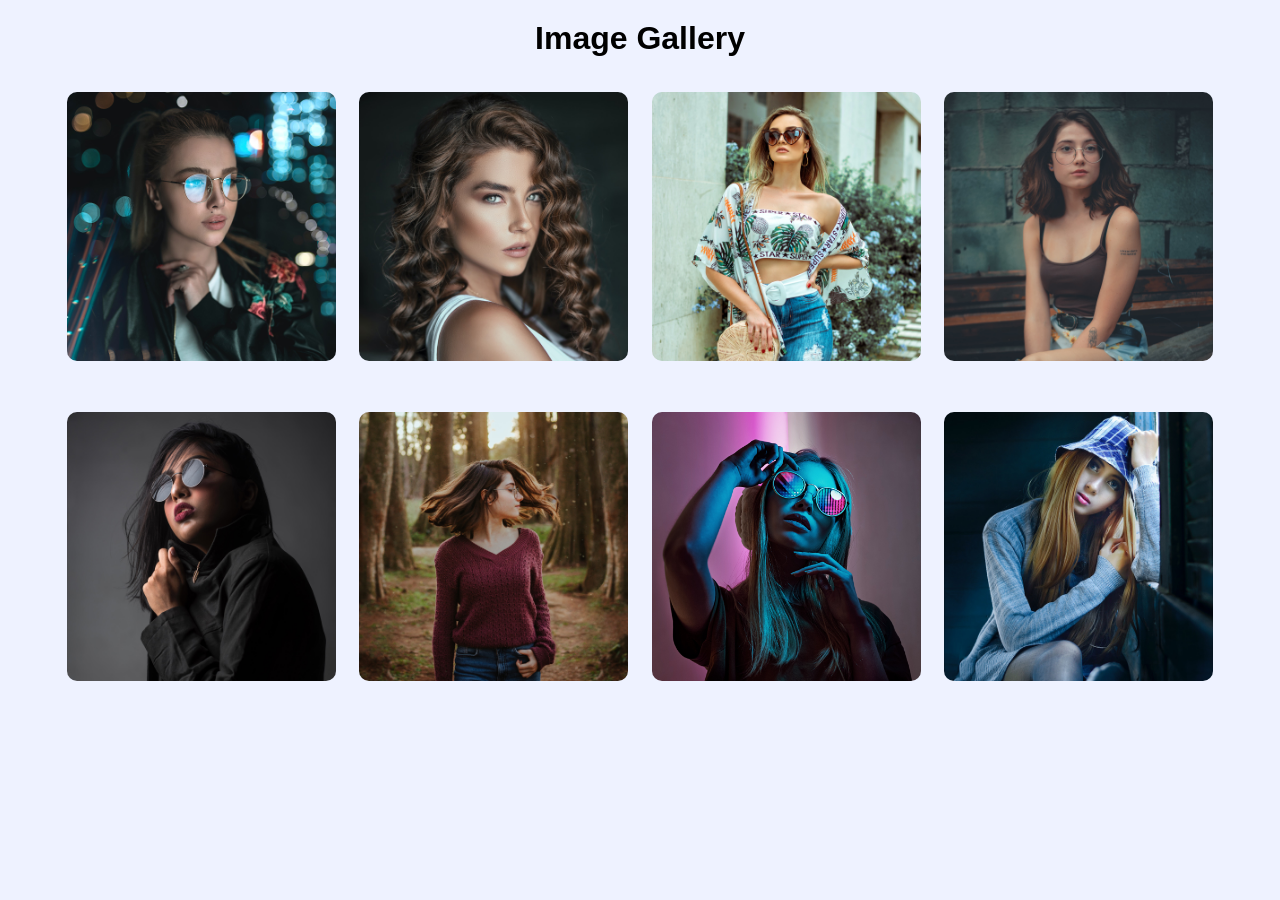
<file: img gallary/index.html>
<!DOCTYPE html>
<html lang="en">
<head>
    <meta charset="UTF-8">
    <meta name="viewport" content="width=device-width, initial-scale=1.0">
    <link rel="stylesheet" href="style.css">
   
    <title>Document</title>
</head>
<body>
<h1>Image Gallery</h1>
    <div class="galleryoverlay"></div>
    <div class="imgbox">
        <span>&times;</span>
        <button id="prev"><img src="img/prev.png"></button>
        <img class="mainimg" src="img/1.jpg">
        <button id="next"><img src="img/next.png"></button>
    </div>





    <div class="container" id="gallery">
        <div class="galleryItems">
            <img src="img/1.jpg">
        </div>
        <div class="galleryItems">
            <img src="img/2.jpg">
        </div>
        <div class="galleryItems">
            <img src="img/3.jpg">
        </div>
        <div class="galleryItems">
            <img src="img/4.jpg">
        </div>
        <div class="galleryItems">
            <img src="img/5.jpg">
        </div>
        <div class="galleryItems">
            <img src="img/6.jpg">
        </div>
        <div class="galleryItems">
            <img src="img/7.jpg">
        </div>
        <div class="galleryItems">
            <img src="img/8.jpg">
        </div>
    </div>
    <script src="index.js"></script>
</body>
</html>
</file>
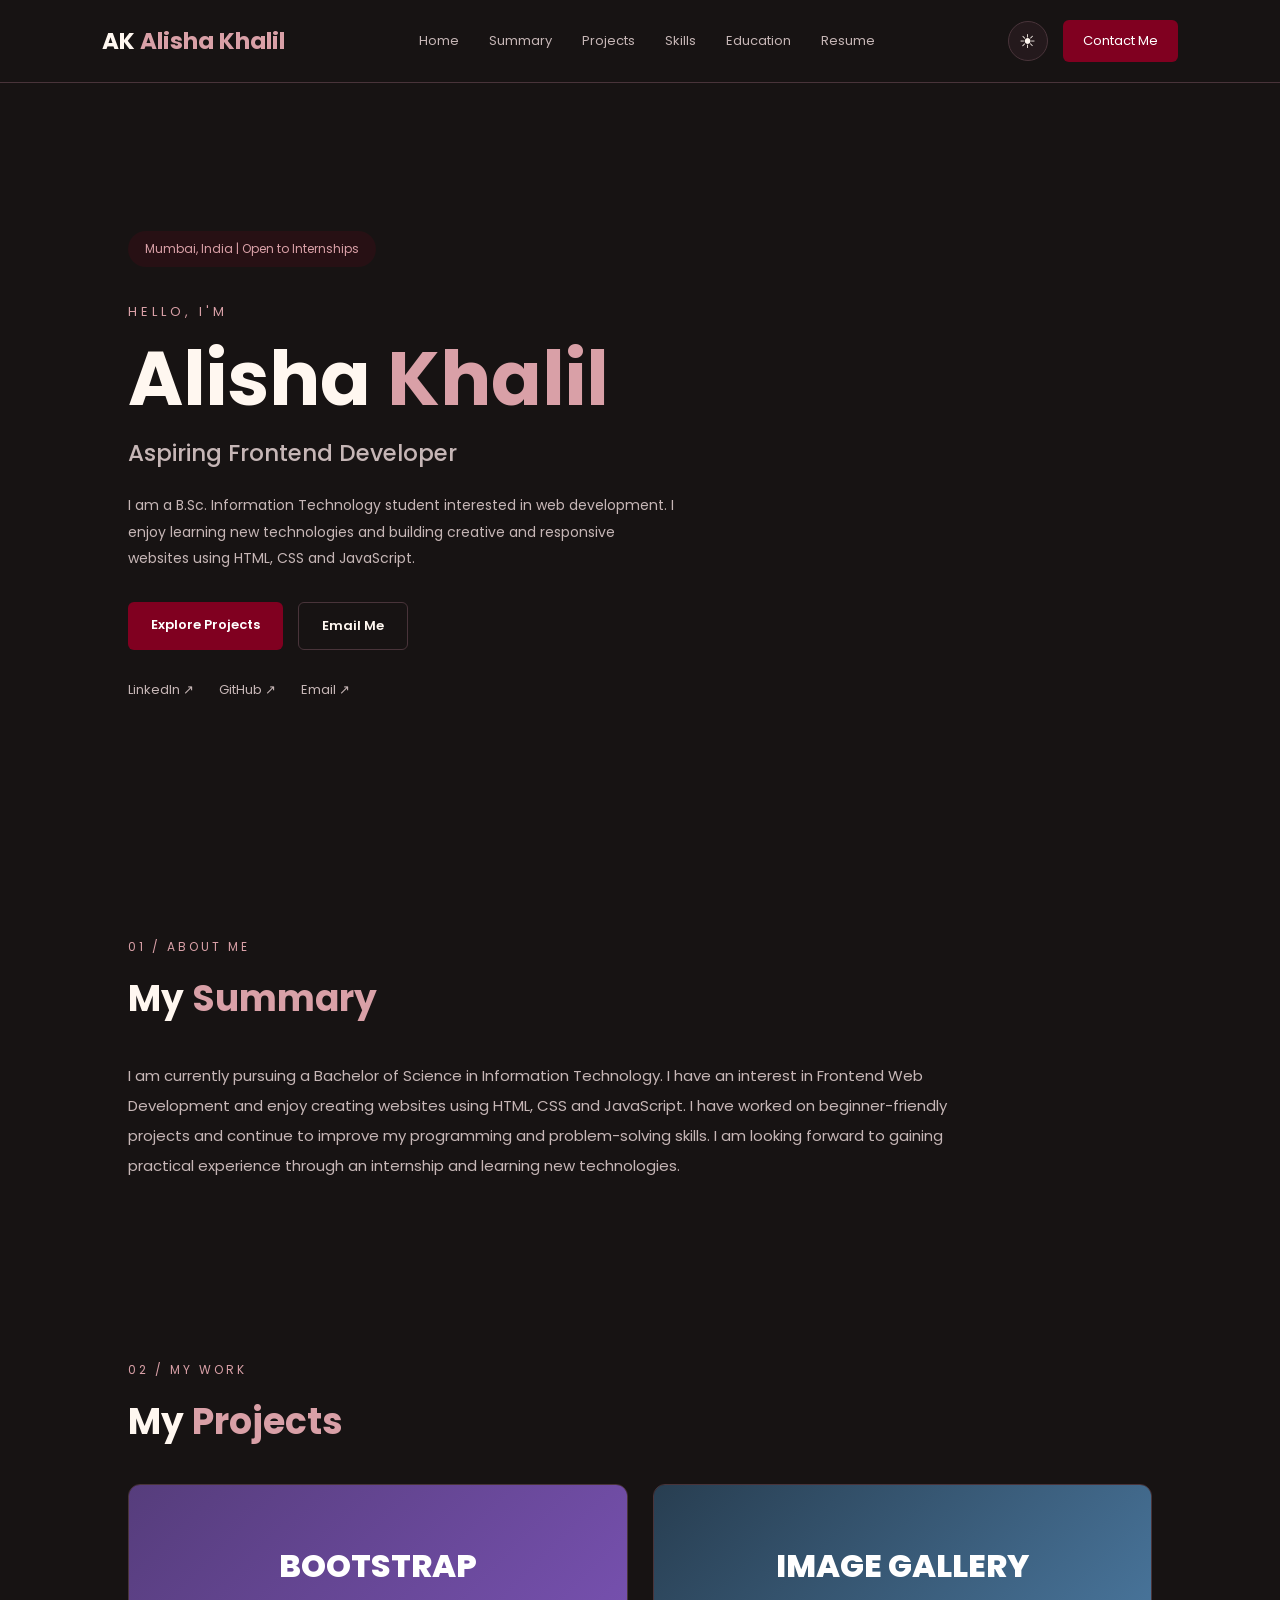
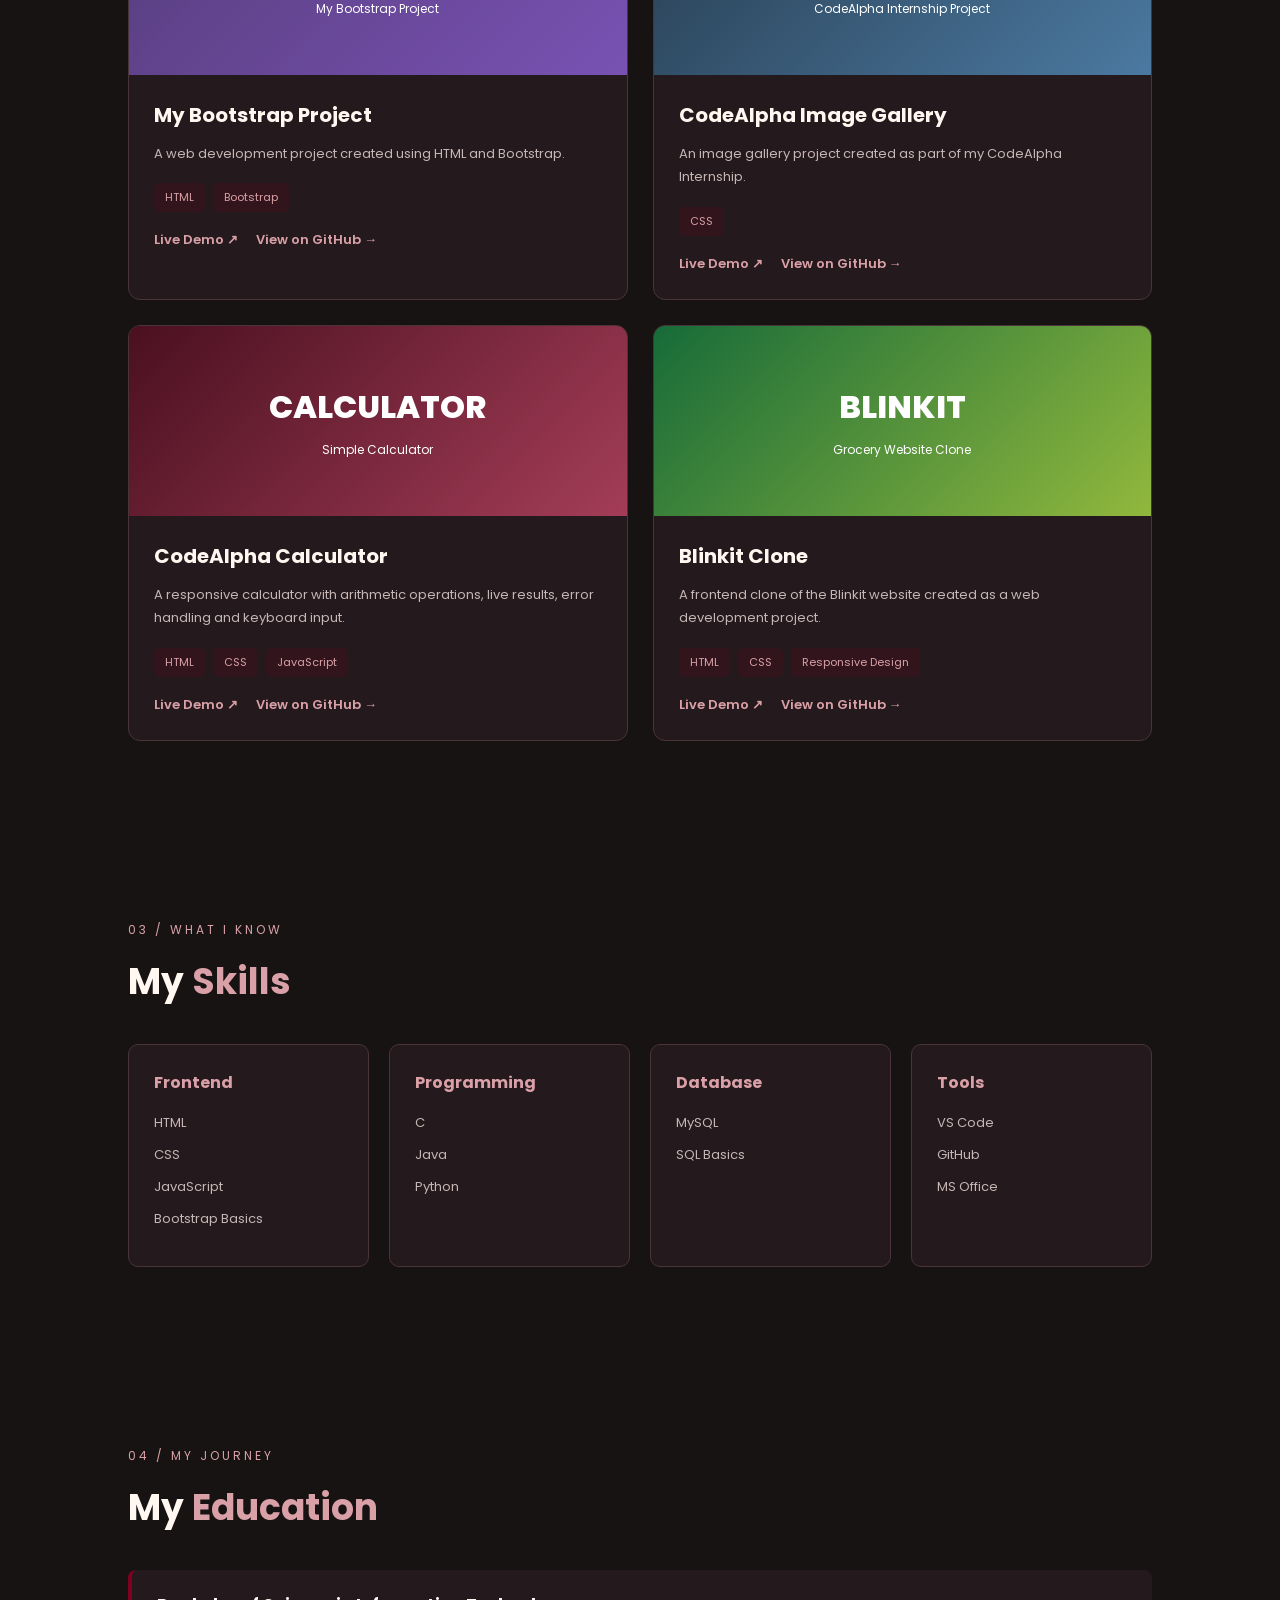
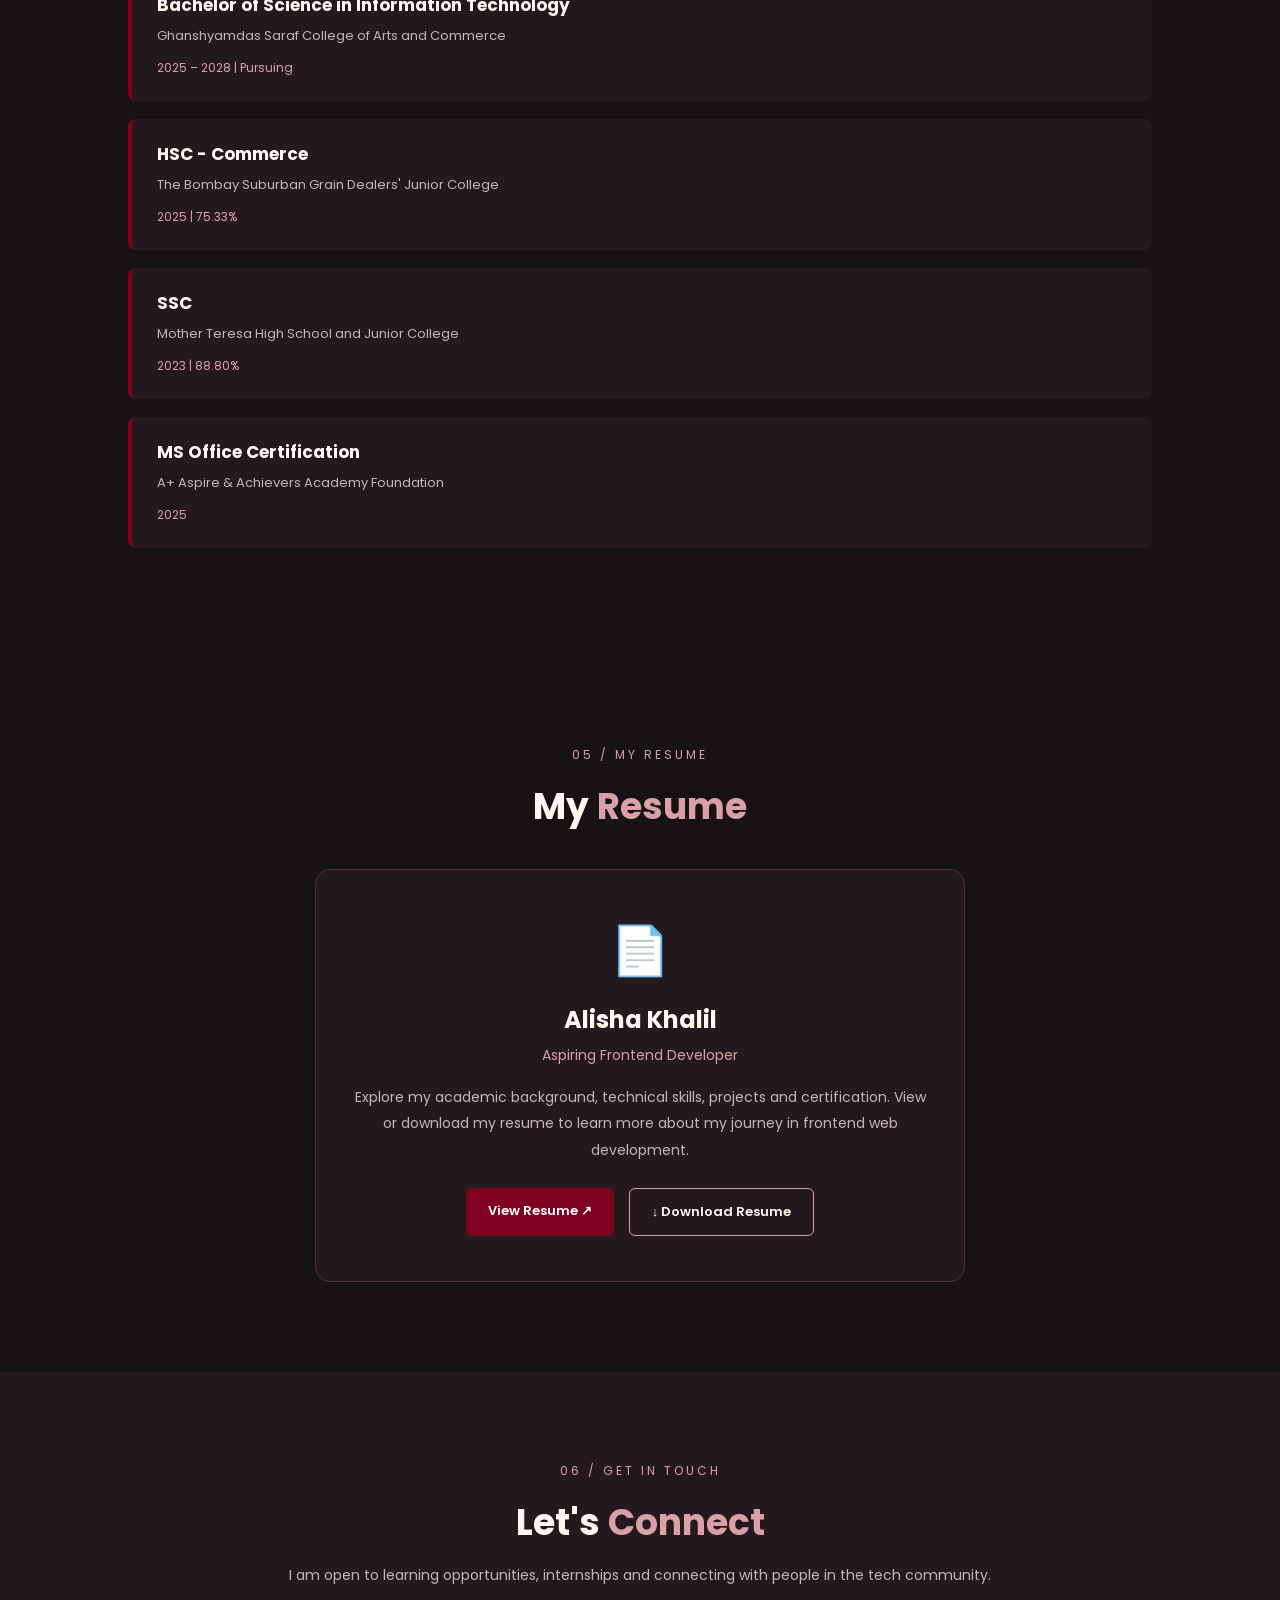
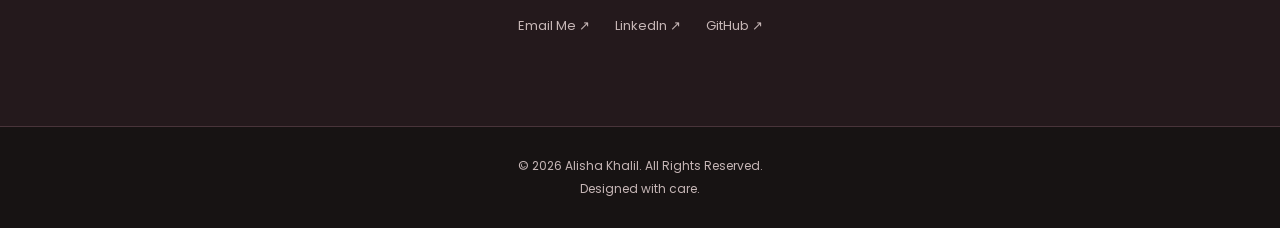
<file: portfolio/index.html>
<!DOCTYPE html>
<html lang="en">
<head>
    <meta charset="UTF-8">
    <meta name="viewport" content="width=device-width, initial-scale=1.0">
    <title>Alisha Khalil | Portfolio</title>

    <link rel="stylesheet" href="style.css">

    <link rel="preconnect" href="https://fonts.googleapis.com">
    <link rel="preconnect" href="https://fonts.gstatic.com" crossorigin>
    <link href="https://fonts.googleapis.com/css2?family=Poppins:wght@300;400;500;600;700;800&display=swap" rel="stylesheet">
</head>

<body>

    <!-- HEADER -->
    <header>
        <a href="#home" class="logo">AK <span>Alisha Khalil</span></a>

        <button class="menu" id="menu" aria-label="Open menu" aria-expanded="false">☰</button>

        <nav id="nav">
            <a href="#home">Home</a>
            <a href="#about">Summary</a>
            <a href="#projects">Projects</a>
            <a href="#skills">Skills</a>
            <a href="#education">Education</a>
            <a href="#resume">Resume</a>
        </nav>

        <div class="header-buttons">
            <button class="theme-toggle" id="themeToggle" aria-label="Switch to light mode">☀</button>
            <a href="#contact" class="contact-btn">Contact Me</a>
        </div>
    </header>

    <!-- HERO -->
    <section class="hero" id="home">
        <div class="hero-content">

            <span class="status">Mumbai, India | Open to Internships</span>
            <p class="small-heading">HELLO, I'M</p>

            <h1>Alisha <span>Khalil</span></h1>
            <h2>Aspiring Frontend Developer</h2>

            <p class="description">
                I am a B.Sc. Information Technology student interested in
                web development. I enjoy learning new technologies and
                building creative and responsive websites using HTML,
                CSS and JavaScript.
            </p>

            <div class="buttons">
                <a href="#projects" class="black-btn">Explore Projects</a>
                <a href="mailto:sayyedalisha244@gmail.com" class="white-btn">Email Me</a>
            </div>

            <div class="social">
                <a href="https://www.linkedin.com/in/sayyedalisha" target="_blank" rel="noopener noreferrer">LinkedIn ↗</a>
                <a href="https://github.com/Alisha-khalil" target="_blank" rel="noopener noreferrer">GitHub ↗</a>
                <a href="mailto:sayyedalisha244@gmail.com">Email ↗</a>
            </div>

        </div>
    </section>

    <!-- SUMMARY -->
    <section class="section" id="about">
        <p class="number">01 / ABOUT ME</p>
        <h2>My <span>Summary</span></h2>

        <p class="about-text">
            I am currently pursuing a Bachelor of Science in Information
            Technology. I have an interest in Frontend Web Development
            and enjoy creating websites using HTML, CSS and JavaScript.
            I have worked on beginner-friendly projects and continue to
            improve my programming and problem-solving skills.
            I am looking forward to gaining practical experience through
            an internship and learning new technologies.
        </p>
    </section>

    <!-- PROJECTS -->
    <section class="section" id="projects">
        <p class="number">02 / MY WORK</p>
        <h2>My <span>Projects</span></h2>

        <div class="project-container">

            <!-- BOOTSTRAP PROJECT -->
            <div class="project-card">
                <div class="project-image bootstrap">
                    <span>BOOTSTRAP</span>
                    <p>My Bootstrap Project</p>
                </div>

                <div class="project-info">
                    <h3>My Bootstrap Project</h3>
                    <p>A web development project created using HTML and Bootstrap.</p>

                    <div class="tags">
                        <span>HTML</span>
                        <span>Bootstrap</span>
                    </div>

                    <div class="project-buttons">
                        <a class="github-link"
                           href="https://alisha-khalil.github.io/my-bootstrap-project/"
                           target="_blank" rel="noopener noreferrer">
                            Live Demo ↗
                        </a>

                        <a class="github-link"
                           href="https://github.com/Alisha-khalil/my-bootstrap-project"
                           target="_blank" rel="noopener noreferrer">
                            View on GitHub →
                        </a>
                    </div>
                </div>
            </div>

            <!-- IMAGE GALLERY -->
            <div class="project-card">
                <div class="project-image gallery">
                    <span>IMAGE GALLERY</span>
                    <p>CodeAlpha Internship Project</p>
                </div>

                <div class="project-info">
                    <h3>CodeAlpha Image Gallery</h3>
                    <p>An image gallery project created as part of my CodeAlpha Internship.</p>

                    <div class="tags">
                        <span>CSS</span>
                    </div>

                    <div class="project-buttons">
                        <a class="github-link"
                           href="https://alisha-khalil.github.io/CodeAlpha_ImageGallery/"
                           target="_blank" rel="noopener noreferrer">
                            Live Demo ↗
                        </a>

                        <a class="github-link"
                           href="https://github.com/Alisha-khalil/CodeAlpha_ImageGallery"
                           target="_blank" rel="noopener noreferrer">
                            View on GitHub →
                        </a>
                    </div>
                </div>
            </div>

            <!-- CALCULATOR -->
            <div class="project-card">
                <div class="project-image calculator">
                    <span>CALCULATOR</span>
                    <p>Simple Calculator</p>
                </div>

                <div class="project-info">
                    <h3>CodeAlpha Calculator</h3>
                    <p>
                        A responsive calculator with arithmetic
                        operations, live results, error handling
                        and keyboard input.
                    </p>

                    <div class="tags">
                        <span>HTML</span>
                        <span>CSS</span>
                        <span>JavaScript</span>
                    </div>

                    <div class="project-buttons">
                        <a class="github-link"
                           href="https://alisha-khalil.github.io/codeAlpha_Calculator/"
                           target="_blank" rel="noopener noreferrer">
                            Live Demo ↗
                        </a>

                        <a class="github-link"
                           href="https://github.com/Alisha-khalil/codeAlpha_Calculator"
                           target="_blank" rel="noopener noreferrer">
                            View on GitHub →
                        </a>
                    </div>
                </div>
            </div>

            <!-- BLINKIT CLONE -->
            <div class="project-card">
                <div class="project-image blinkit">
                    <span>BLINKIT</span>
                    <p>Grocery Website Clone</p>
                </div>

                <div class="project-info">
                    <h3>Blinkit Clone</h3>
                    <p>
                        A frontend clone of the Blinkit website
                        created as a web development project.
                    </p>

                    <div class="tags">
                        <span>HTML</span>
                        <span>CSS</span>
                        <span>Responsive Design</span>
                    </div>

                    <div class="project-buttons">
                        <a class="github-link"
                           href="https://alisha-khalil.github.io/Clone-Blinkit/"
                           target="_blank" rel="noopener noreferrer">
                            Live Demo ↗
                        </a>

                        <a class="github-link"
                           href="https://github.com/Alisha-khalil/Clone-Blinkit"
                           target="_blank" rel="noopener noreferrer">
                            View on GitHub →
                        </a>
                    </div>
                </div>
            </div>

        </div>
    </section>

    <!-- SKILLS -->
    <section class="section" id="skills">
        <p class="number">03 / WHAT I KNOW</p>
        <h2>My <span>Skills</span></h2>

        <div class="skill-container">

            <div class="skill-card">
                <h3>Frontend</h3>
                <p>HTML</p>
                <p>CSS</p>
                <p>JavaScript</p>
                <p>Bootstrap Basics</p>
            </div>

            <div class="skill-card">
                <h3>Programming</h3>
                <p>C</p>
                <p>Java</p>
                <p>Python</p>
            </div>

            <div class="skill-card">
                <h3>Database</h3>
                <p>MySQL</p>
                <p>SQL Basics</p>
            </div>

            <div class="skill-card">
                <h3>Tools</h3>
                <p>VS Code</p>
                <p>GitHub</p>
                <p>MS Office</p>
            </div>

        </div>
    </section>

    <!-- EDUCATION -->
    <section class="section" id="education">
        <p class="number">04 / MY JOURNEY</p>
        <h2>My <span>Education</span></h2>

        <div class="education-card">
            <h3>Bachelor of Science in Information Technology</h3>
            <p>Ghanshyamdas Saraf College of Arts and Commerce</p>
            <span>2025 – 2028 | Pursuing</span>
        </div>

        <div class="education-card">
            <h3>HSC - Commerce</h3>
            <p>The Bombay Suburban Grain Dealers' Junior College</p>
            <span>2025 | 75.33%</span>
        </div>

        <div class="education-card">
            <h3>SSC</h3>
            <p>Mother Teresa High School and Junior College</p>
            <span>2023 | 88.80%</span>
        </div>

        <div class="education-card">
            <h3>MS Office Certification</h3>
            <p>A+ Aspire &amp; Achievers Academy Foundation</p>
            <span>2025</span>
        </div>
    </section>

    <!-- RESUME -->
    <section class="resume-section" id="resume">
        <p class="number">05 / MY RESUME</p>
        <h2>My <span>Resume</span></h2>

        <div class="resume-card">
            <div class="resume-icon" aria-hidden="true">📄</div>
            <h3>Alisha Khalil</h3>

            <p class="resume-role">Aspiring Frontend Developer</p>

            <p class="resume-description">
                Explore my academic background, technical skills, projects
                and certification. View or download my resume to learn more
                about my journey in frontend web development.
            </p>

            <div class="resume-buttons">
                <a href="resume.pdf"
                   class="resume-view-btn"
                   target="_blank"
                   rel="noopener">
                    View Resume ↗
                </a>

                <a href="resume.pdf"
                   class="resume-download-btn"
                   download="Alisha_Khalil_Resume.pdf">
                    ↓ Download Resume
                </a>
            </div>
        </div>
    </section>

    <!-- CONTACT -->
    <section class="contact-section" id="contact">
        <p class="number">06 / GET IN TOUCH</p>
        <h2>Let's <span>Connect</span></h2>

        <p>
            I am open to learning opportunities, internships
            and connecting with people in the tech community.
        </p>

        <div class="social">
            <a href="mailto:sayyedalisha244@gmail.com">Email Me ↗</a>

            <a href="https://www.linkedin.com/in/sayyedalisha"
               target="_blank" rel="noopener noreferrer">LinkedIn ↗</a>

            <a href="https://github.com/Alisha-khalil"
               target="_blank" rel="noopener noreferrer">GitHub ↗</a>
        </div>
    </section>

    <!-- FOOTER -->
    <footer class="footer">
        <p>© 2026 Alisha Khalil. All Rights Reserved.</p>
        <p>Designed with care.</p>
    </footer>

    <script src="script.js"></script>

</body>
</html>
</file>
<file: img gallary/style.css>
*{
    margin:0px;
    padding:0px;
    font-family: sans-serif;
}
body{
    background-color: #eef2ff;
}
h1{
    text-align: center;
    margin-top: 20px;
}
.container{
    width: 1170px;
    margin: auto;
    display: flex;
    flex-wrap: wrap;
}
.galleryItems{
    flex-basis: 23%;
    margin: 1%;
    margin-top: 3%;
}
.galleryItems img{
    width: 100%;
    cursor: pointer;
    transition: 0.3s;

}
img{
    border-radius: 10px;
}
.imgbox{
    width:50%;
    height: 70%;
    left: 25%;
    top:15%;
    background-color: white;
    position: fixed;
    transform: scale(0);
    transition: 0.5s;
}
.mainimg{
 width: 100%;
 height:100%;   
}
.imgbox span{
    position: absolute;
    right: 0px;
    font-size: 45px;
    color: white;
    font-weight: bold;
    cursor: pointer;
    margin-right: 5px;

}
.galleryoverlay{
    width: 100%;
    height: 100%;
    background-color: rgba(0, 0, 0, 0.5);
    position:fixed;
    display: none;
    border-radius: 10px;
}
.galleryoverlayshow{
    display: block;
}
.imgboxshow{
    transform: scale(1);
    border-radius: 10px;
}

#prev img,
#next img{
    width:40px;
}
#prev{
    position:absolute;
    left:10px;
    top:50%;
    cursor: pointer;
}

#next{
    position:absolute;
    right:10px;
    top:50%;
    cursor: pointer;
}
#prev,
#next{
    background:none;
    border:none;
}

@media(max-width:768px){

    .container{
        width:95%;
    }

    .galleryItems{
        flex-basis:48%;
    }

    .imgbox{
        width:90%;
        left:5%;
    }
</file>
<file: portfolio/style.css>
/* ROOT VARIABLES */
:root {
    --burgundy: #800020;
    --deep-burgundy: #4A1020;
    --cream: #FFF7F0;
    --soft-rose: #D9A0A7;

    --background: #171313;
    --card: #24191C;
    --text: #FFF7F0;
    --muted: #C6B6B6;
    --border: #49343A;
}

/* LIGHT MODE */
body.light-mode {
    --background: #F5EAE6;
    --card: #FFFFFF;
    --text: #32121D;
    --muted: #59434A;
    --border: #D8BFC2;
}

/* GLOBAL */
* {
    margin: 0;
    padding: 0;
    box-sizing: border-box;
    scroll-behavior: smooth;
}

body {
    font-family: 'Poppins', sans-serif;
    background: var(--background);
    color: var(--text);
    transition: 0.3s ease;
}

a {
    text-decoration: none;
    color: inherit;
}

button {
    font-family: inherit;
    cursor: pointer;
}

/* HEADER */
header {
    width: 100%;
    padding: 20px 8%;
    display: flex;
    align-items: center;
    justify-content: space-between;
    background: var(--background);
    border-bottom: 1px solid var(--border);
    position: sticky;
    top: 0;
    z-index: 1000;
}

.logo {
    font-size: 23px;
    font-weight: 700;
}

.logo span {
    color: var(--soft-rose);
}

nav {
    display: flex;
    gap: 30px;
}

nav a {
    font-size: 13px;
    color: var(--muted);
    transition: 0.3s;
}

nav a:hover {
    color: var(--soft-rose);
}

.header-buttons {
    display: flex;
    align-items: center;
    gap: 15px;
}

.contact-btn {
    background: var(--burgundy);
    color: white;
    padding: 11px 20px;
    border-radius: 6px;
    font-size: 13px;
}

.theme-toggle {
    width: 40px;
    height: 40px;
    border: 1px solid var(--border);
    border-radius: 50%;
    background: var(--card);
    color: var(--text);
    font-size: 19px;
    transition: 0.3s;
}

.theme-toggle:hover {
    background: var(--burgundy);
    color: white;
}

.menu {
    display: none;
}

/* HERO */
.hero {
    min-height: 85vh;
    padding: 90px 10%;
    display: flex;
    align-items: center;
}

.hero-content {
    max-width: 650px;
}

.status {
    display: inline-block;
    background: rgba(128, 0, 32, 0.15);
    color: var(--soft-rose);
    padding: 9px 17px;
    border-radius: 30px;
    font-size: 12px;
    margin-bottom: 35px;
}

.small-heading {
    color: var(--soft-rose);
    letter-spacing: 4px;
    font-size: 13px;
}

.hero h1 {
    font-size: clamp(42px, 6vw, 75px);
    line-height: 1.2;
    margin: 12px 0;
}

.hero h1 span {
    color: var(--soft-rose);
}

.hero h2 {
    font-size: 23px;
    color: var(--muted);
    font-weight: 500;
}

.description {
    color: var(--muted);
    line-height: 1.9;
    font-size: 14px;
    margin: 22px 0 30px;
    max-width: 550px;
}

.buttons {
    display: flex;
    gap: 15px;
}

.black-btn,
.white-btn {
    display: inline-block;
    padding: 13px 23px;
    border-radius: 6px;
    font-size: 13px;
    font-weight: 600;
    transition: 0.3s;
}

.black-btn {
    background: var(--burgundy);
    color: white;
}

.white-btn {
    border: 1px solid var(--border);
    color: var(--text);
}

.black-btn:hover,
.white-btn:hover {
    transform: translateY(-4px);
}

.social {
    display: flex;
    gap: 25px;
    margin-top: 30px;
}

.social a {
    color: var(--muted);
    font-size: 13px;
}

.social a:hover {
    color: var(--soft-rose);
}

/* COMMON SECTION */
.section {
    padding: 90px 10%;
}

.number {
    color: var(--soft-rose);
    font-size: 12px;
    letter-spacing: 3px;
    margin-bottom: 15px;
}

.section h2,
.contact-section h2 {
    font-size: 36px;
    margin-bottom: 35px;
}

.section h2 span,
.contact-section h2 span {
    color: var(--soft-rose);
}

.about-text {
    max-width: 850px;
    color: var(--muted);
    font-size: 15px;
    line-height: 2;
}

/* PROJECTS */
.project-container {
    display: grid;
    grid-template-columns: repeat(2, 1fr);
    gap: 25px;
}

.project-card {
    background: var(--card);
    border: 1px solid var(--border);
    border-radius: 12px;
    overflow: hidden;
    transition: 0.3s;
}

.project-card:hover {
    transform: translateY(-8px);
    border-color: var(--soft-rose);
}

.project-image {
    height: 190px;
    display: flex;
    flex-direction: column;
    align-items: center;
    justify-content: center;
    color: white;
    gap: 10px;
}

.project-image span {
    font-size: 32px;
    font-weight: 800;
    text-align: center;
}

.project-image p {
    font-size: 12px;
}

.blinkit {
    background: linear-gradient(135deg, #176B39, #91B83D);
}

.calculator {
    background: linear-gradient(135deg, #4A1020, #A43D57);
}

.bootstrap {
    background: linear-gradient(135deg, #563D7C, #7952B3);
}

.gallery {
    background: linear-gradient(135deg, #283E51, #4B79A1);
}

.project-info {
    padding: 25px;
}

.project-info h3 {
    font-size: 20px;
}

.project-info p {
    color: var(--muted);
    font-size: 13px;
    line-height: 1.8;
    margin: 12px 0;
}

.tags {
    display: flex;
    flex-wrap: wrap;
    gap: 8px;
    margin: 18px 0;
}

.tags span {
    padding: 6px 11px;
    background: rgba(128, 0, 32, 0.15);
    color: var(--soft-rose);
    border-radius: 5px;
    font-size: 11px;
}

.github-link {
    color: var(--soft-rose);
    font-size: 13px;
    font-weight: 600;
}

/* BLINKIT PROJECT LINKS */
.project-buttons {
    display: flex;
    flex-wrap: wrap;
    gap: 18px;
    margin-top: 8px;
}

/* SKILLS */
.skill-container {
    display: grid;
    grid-template-columns: repeat(4, 1fr);
    gap: 20px;
}

.skill-card {
    padding: 25px;
    background: var(--card);
    border: 1px solid var(--border);
    border-radius: 10px;
    transition: 0.3s;
}

.skill-card:hover {
    border-color: var(--soft-rose);
    transform: translateY(-5px);
}

.skill-card h3 {
    font-size: 16px;
    color: var(--soft-rose);
    margin-bottom: 18px;
}

.skill-card p {
    color: var(--muted);
    font-size: 13px;
    margin: 12px 0;
}

/* EDUCATION */
.education-card {
    background: var(--card);
    border-left: 4px solid var(--burgundy);
    border-radius: 8px;
    padding: 22px 25px;
    margin-bottom: 18px;
    transition: 0.3s;
}

.education-card:hover {
    transform: translateX(5px);
}

.education-card h3 {
    font-size: 17px;
}

.education-card p {
    color: var(--muted);
    font-size: 13px;
    margin: 8px 0;
}

.education-card span {
    color: var(--soft-rose);
    font-size: 12px;
}

/* RESUME SECTION */
.resume-section {
    padding: 90px 10%;
    text-align: center;
}

.resume-section h2 {
    font-size: 36px;
    margin-bottom: 35px;
}

.resume-section h2 span {
    color: var(--soft-rose);
}

.resume-card {
    max-width: 650px;
    margin: auto;
    padding: 45px 35px;
    background: var(--card);
    border: 1px solid var(--border);
    border-radius: 15px;
    transition: 0.3s ease;
}

.resume-card:hover {
    transform: translateY(-7px);
    border-color: var(--soft-rose);
}

.resume-icon {
    font-size: 48px;
    margin-bottom: 15px;
}

.resume-card h3 {
    font-size: 24px;
    margin-bottom: 8px;
}

.resume-role {
    color: var(--soft-rose);
    font-size: 14px;
    margin-bottom: 18px;
}

.resume-description {
    color: var(--muted);
    font-size: 14px;
    line-height: 1.9;
    margin-bottom: 25px;
}

.resume-buttons {
    display: flex;
    justify-content: center;
    flex-wrap: wrap;
    gap: 15px;
}

.resume-view-btn,
.resume-download-btn {
    display: inline-block;
    padding: 13px 22px;
    border-radius: 6px;
    font-size: 13px;
    font-weight: 600;
    transition: 0.3s ease;
}

.resume-view-btn {
    background: var(--burgundy);
    color: white;
}

.resume-download-btn {
    border: 1px solid var(--soft-rose);
    color: var(--text);
}

.resume-view-btn:hover,
.resume-download-btn:hover {
    transform: translateY(-4px);
}

/* CONTACT */
.contact-section {
    text-align: center;
    padding: 90px 10%;
    background: var(--card);
}

.contact-section h2 {
    margin-bottom: 15px;
}

.contact-section > p:not(.number) {
    color: var(--muted);
    font-size: 14px;
    margin-bottom: 30px;
}

.contact-section .social {
    justify-content: center;
}

/* FOOTER */
.footer {
    text-align: center;
    padding: 25px;
    border-top: 1px solid var(--border);
}

.footer p {
    color: var(--muted);
    font-size: 12px;
    margin: 5px;
}

/* LIGHT MODE TEXT FIX */
body.light-mode h1,
body.light-mode h2,
body.light-mode h3 {
    color: #32121D;
}

body.light-mode h1 span,
body.light-mode h2 span,
body.light-mode .number,
body.light-mode .small-heading {
    color: #800020;
}

body.light-mode nav a {
    color: #49343A;
}

body.light-mode nav a:hover {
    color: #800020;
}

body.light-mode p {
    color: #59434A;
}

body.light-mode .status {
    color: #800020;
}

body.light-mode .project-card,
body.light-mode .skill-card,
body.light-mode .education-card,
body.light-mode .resume-card {
    background: #FFFFFF;
    border-color: #D8BFC2;
}

body.light-mode .white-btn {
    color: #32121D;
    border-color: #800020;
}

body.light-mode .github-link,
body.light-mode .social a {
    color: #800020;
}

body.light-mode header {
    background: #F5EAE6;
}

body.light-mode .logo {
    color: #32121D;
}

body.light-mode .theme-toggle {
    color: #32121D;
    background: #FFFFFF;
}

body.light-mode .contact-section {
    background: #EAD7D2;
}

body.light-mode .footer {
    border-color: #D8BFC2;
}

body.light-mode .resume-card h3 {
    color: #32121D;
}

body.light-mode .resume-download-btn {
    color: #32121D;
    border-color: #800020;
}

/* RESPONSIVE DESIGN */
@media (max-width: 900px) {
    header {
        padding: 18px 5%;
    }

    .hero {
        padding: 70px 6%;
    }

    .section {
        padding: 70px 6%;
    }

    .skill-container {
        grid-template-columns: repeat(2, 1fr);
    }
}

@media (max-width: 700px) {
    header {
        flex-wrap: wrap;
    }

    .menu {
        display: block;
        background: none;
        border: none;
        color: var(--text);
        font-size: 25px;
        order: 2;
    }

    .header-buttons {
        order: 3;
    }

    nav {
        display: none;
        width: 100%;
        flex-direction: column;
        gap: 20px;
        padding: 25px 0;
        order: 4;
    }

    nav.active {
        display: flex;
    }

    .hero {
        flex-direction: column;
        align-items: flex-start;
        padding: 65px 7%;
    }

    .project-container {
        grid-template-columns: 1fr;
    }

    .skill-container {
        grid-template-columns: 1fr 1fr;
    }

    .section h2,
    .contact-section h2,
    .resume-section h2 {
        font-size: 28px;
    }

    .social {
        flex-wrap: wrap;
    }

    .resume-section {
        padding: 65px 7%;
    }

    .resume-card {
        padding: 35px 20px;
    }

    .resume-buttons {
        flex-direction: column;
    }

    .resume-buttons a {
        width: 100%;
    }
}

@media (max-width: 400px) {
    .skill-container {
        grid-template-columns: 1fr;
    }

    .buttons {
        flex-wrap: wrap;
    }

    .contact-btn {
        padding: 9px 12px;
    }
}
</file>
